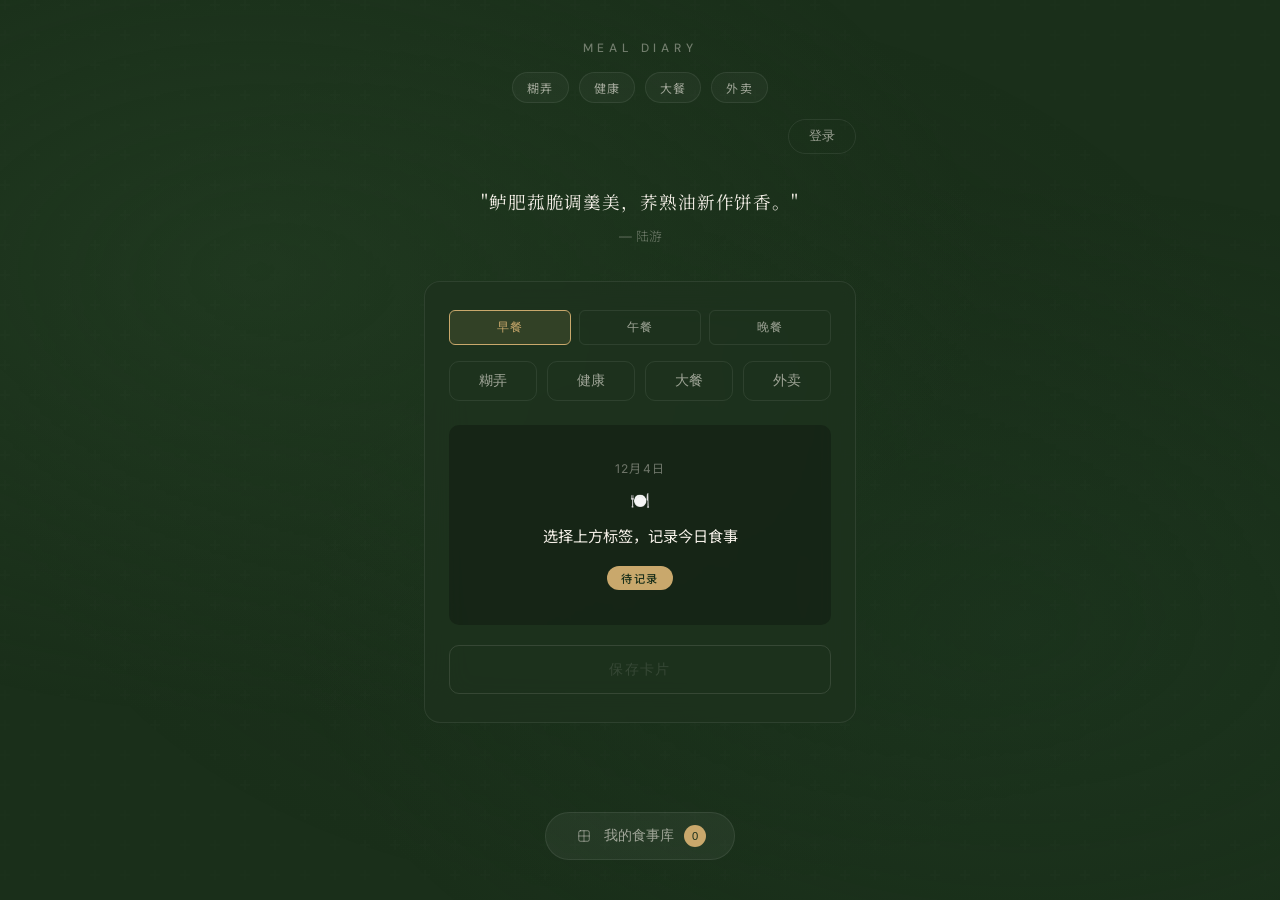
<file: index.html>
<!DOCTYPE html>
<html lang="zh-CN">
<head>
    <meta charset="UTF-8">
    <meta name="viewport" content="width=device-width, initial-scale=1.0">
    <title>今天有在好好吃饭吗</title>
    <link rel="preconnect" href="https://fonts.googleapis.com">
    <link rel="preconnect" href="https://fonts.gstatic.com" crossorigin>
    <link href="https://fonts.googleapis.com/css2?family=DM+Sans:wght@400;500&family=Inter:wght@300;400;500&family=Noto+Sans+SC:wght@300;400;500&family=Noto+Serif+SC:wght@400&display=swap" rel="stylesheet">
    <link rel="stylesheet" href="styles.css">
    <script src="https://html2canvas.hertzen.com/dist/html2canvas.min.js"></script>
</head>
<body>
    <div class="bg-overlay"></div>
    <div class="container">
        <header class="header">
            <div class="brand">MEAL DIARY</div>
            <div class="top-tags">
                <span class="top-tag">糊弄</span>
                <span class="top-tag">健康</span>
                <span class="top-tag">大餐</span>
                <span class="top-tag">外卖</span>
            </div>
            <div class="user-section">
                <div class="user-info" id="userInfo" style="display: none;">
                    <span class="user-name" id="userName">用户</span>
                    <div class="user-avatar-mini" id="userAvatar">游</div>
                    <button class="logout-btn" id="logoutBtn" title="退出登录">
                        <svg width="16" height="16" viewBox="0 0 24 24" fill="none" stroke="currentColor" stroke-width="2">
                            <path d="M9 21H5a2 2 0 0 1-2-2V5a2 2 0 0 1 2-2h4"/>
                            <polyline points="16 17 21 12 16 7"/>
                            <line x1="21" y1="12" x2="9" y2="12"/>
                        </svg>
                    </button>
                </div>
                <button class="login-btn" id="loginBtn">登录</button>
            </div>
        </header>

        <section class="quote-section">
            <p class="quote">"好好吃饭，就是好好生活。"</p>
            <p class="quote-author">— 今天</p>
        </section>

        <div class="main-card">
            <div class="meal-row">
                <button class="meal-btn active" data-meal="breakfast">早餐</button>
                <button class="meal-btn" data-meal="lunch">午餐</button>
                <button class="meal-btn" data-meal="dinner">晚餐</button>
            </div>

            <div class="tag-row">
                <button class="tag-btn" data-tag="hudun">糊弄</button>
                <button class="tag-btn" data-tag="health">健康</button>
                <button class="tag-btn" data-tag="feast">大餐</button>
                <button class="tag-btn" data-tag="takeout">外卖</button>
            </div>

            <div id="food-selection" class="food-selection" style="display: none;">
                <div class="section-title">今天吃了什么？</div>
                <div class="food-grid" id="food-grid"></div>
                <div class="food-custom">
                    <label class="upload-btn">
                        <input type="file" id="food-upload" accept="image/*" style="display: none;">
                        <span class="upload-icon">📷</span>
                        <span>上传自己的照片</span>
                    </label>
                </div>
            </div>

            <div id="custom-input" class="custom-input" style="display: none;">
                <div class="section-title">记录一下今天吧</div>
                <textarea id="custom-text" placeholder="吃了什么？味道怎么样？有什么想记录的..." rows="3"></textarea>
                <button id="confirm-text" class="confirm-btn">确认记录</button>
            </div>

            <div id="meal-card" class="card-preview">
                <div class="preview-date" id="card-date"></div>
                <div class="preview-icon" id="card-icon">🍽️</div>
                <div class="preview-text" id="card-text">选择上方标签，记录今日食事</div>
                <div class="preview-label" id="card-label">待记录</div>
            </div>

            <button id="save-btn" class="save-btn" disabled>保存卡片</button>
        </div>

        <section class="bottom-section">
            <button id="weekly-btn" class="library-btn">
                <span class="library-icon"><svg viewBox="0 0 48 48" fill="none" stroke="currentColor" stroke-width="2" stroke-linecap="round"><rect x="10" y="10" width="28" height="28" rx="4"/><line x1="10" y1="24" x2="38" y2="24"/><line x1="24" y1="10" x2="24" y2="38"/></svg></span>
                <span>我的食事库</span>
                <span class="library-count" id="meal-count">0</span>
            </button>
            <button id="admin-btn" class="library-btn admin-btn" style="display: none;">
                <span class="library-icon"><svg viewBox="0 0 48 48" fill="none" stroke="currentColor" stroke-width="2"><path d="M24 4L6 12v12c0 11.1 7.7 21.5 18 24 10.3-2.5 18-12.9 18-24V12L24 4z"/></svg></span>
                <span>管理后台</span>
            </button>
        </section>
    </div>

    <div id="weekly-modal" class="modal" style="display: none;">
        <div class="modal-content">
            <div class="modal-header">
                <h2>本周食事</h2>
                <button class="close-btn">&times;</button>
            </div>
            <div class="weekly-grid" id="weekly-grid"></div>
            <div class="weekly-summary" id="weekly-summary"></div>
        </div>
    </div>

    <script src="localstorage.js"></script>
    <script src="app.js"></script>
    <script>
        function updateUserUI() {
            const user = LocalStorageManager.getUser();
            const loginBtn = document.getElementById('loginBtn');
            const userInfo = document.getElementById('userInfo');
            const userName = document.getElementById('userName');
            const userAvatar = document.getElementById('userAvatar');
            const adminBtn = document.getElementById('admin-btn');
            
            if (user && LocalStorageManager.isLoggedIn()) {
                loginBtn.style.display = 'none';
                userInfo.style.display = 'flex';
                
                if (user.isGuest) {
                    userName.textContent = '游客';
                    userAvatar.textContent = '游';
                } else {
                    userName.textContent = user.displayName || '用户';
                    userAvatar.textContent = (user.displayName || '用').charAt(0);
                }
                
                const isAdmin = LocalStorageManager.checkAdmin(user.uid);
                adminBtn.style.display = isAdmin ? 'flex' : 'none';
            } else {
                loginBtn.style.display = 'block';
                userInfo.style.display = 'none';
                adminBtn.style.display = 'none';
            }
        }
        
        document.getElementById('loginBtn').addEventListener('click', () => {
            window.location.href = 'login.html';
        });
        
        document.getElementById('logoutBtn').addEventListener('click', () => {
            LocalStorageManager.logout();
            updateUserUI();
            showToast('已退出登录');
        });
        
        document.getElementById('admin-btn').addEventListener('click', () => {
            window.location.href = 'admin.html';
        });
        
        document.addEventListener('DOMContentLoaded', () => {
            setTimeout(updateUserUI, 100);
        });
        
        window.addEventListener('storage', (e) => {
            if (e.key === 'currentUser') {
                updateUserUI();
            }
        });
    </script>
</body>
</html>
</file>
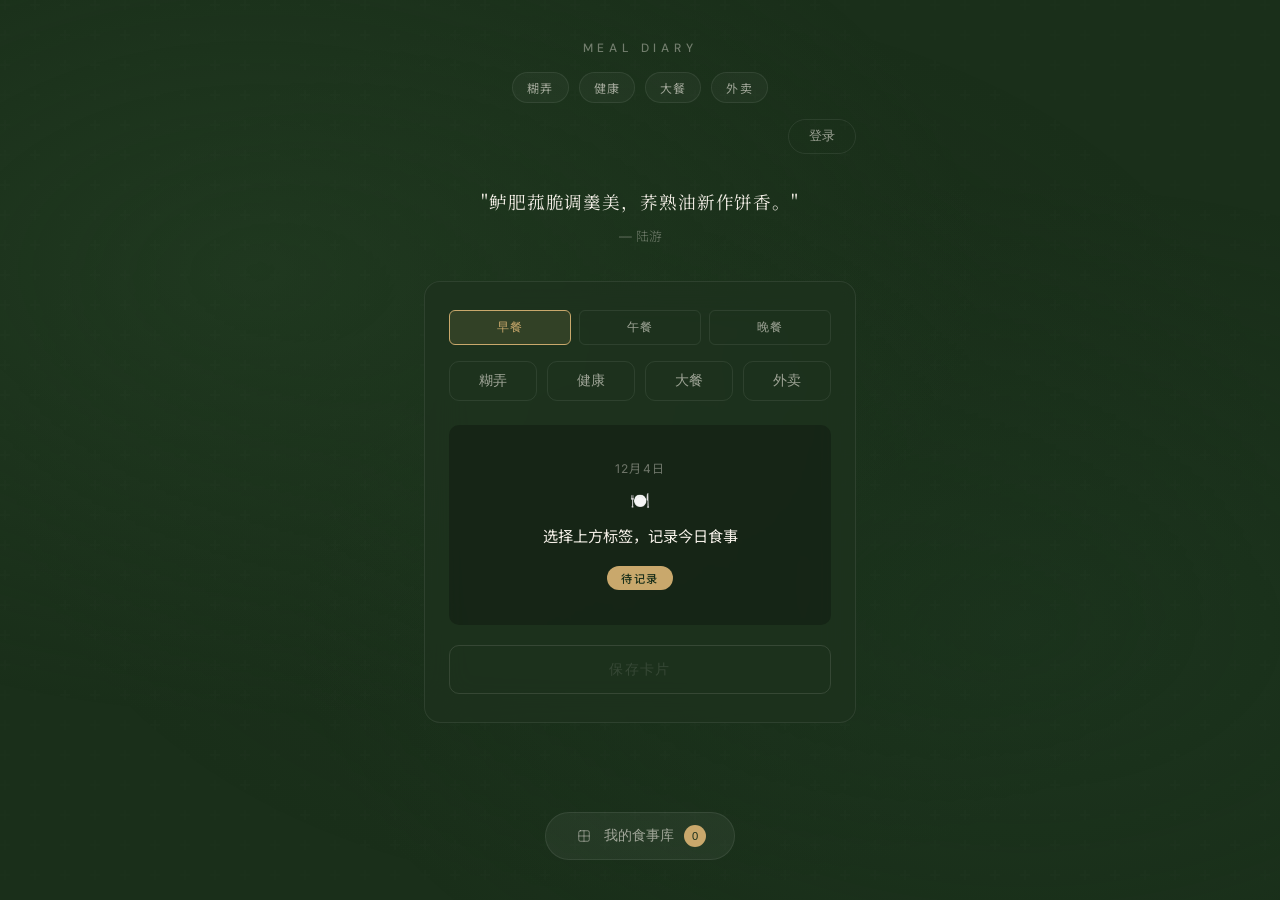
<file: admin.html>
<!DOCTYPE html>
<html lang="zh-CN">
<head>
    <meta charset="UTF-8">
    <meta name="viewport" content="width=device-width, initial-scale=1.0">
    <title>食事本 - 管理后台</title>
    <link href="https://fonts.googleapis.com/css2?family=Noto+Sans+SC:wght@300;400;500;700&display=swap" rel="stylesheet">
    <style>
        * { margin: 0; padding: 0; box-sizing: border-box; }
        
        :root {
            --bg-dark: #1a2f1a;
            --bg-darker: #0f1f0f;
            --bg-card: #233d23;
            --accent-gold: #c9a86c;
            --accent-gold-light: #e0c090;
            --text-primary: #f5f0e8;
            --text-secondary: rgba(245, 240, 232, 0.6);
            --text-muted: rgba(245, 240, 232, 0.4);
            --card-border: rgba(255, 255, 255, 0.08);
        }
        
        body {
            font-family: 'Noto Sans SC', -apple-system, sans-serif;
            background: var(--bg-dark);
            color: var(--text-primary);
            min-height: 100vh;
        }
        
        .admin-container {
            max-width: 1200px;
            margin: 0 auto;
            padding: 24px;
        }
        
        .admin-header {
            display: flex;
            justify-content: space-between;
            align-items: center;
            margin-bottom: 32px;
            padding-bottom: 24px;
            border-bottom: 1px solid var(--card-border);
        }
        
        .admin-header h1 {
            font-size: 1.8rem;
            font-weight: 300;
            letter-spacing: 0.2em;
        }
        
        .admin-header .actions {
            display: flex;
            gap: 16px;
        }
        
        .btn {
            padding: 10px 20px;
            border-radius: 8px;
            font-size: 0.9rem;
            cursor: pointer;
            transition: all 0.2s;
            font-family: inherit;
            border: none;
        }
        
        .btn-primary {
            background: var(--accent-gold);
            color: var(--bg-dark);
            font-weight: 500;
        }
        
        .btn-primary:hover {
            background: var(--accent-gold-light);
        }
        
        .btn-outline {
            background: transparent;
            border: 1px solid var(--card-border);
            color: var(--text-secondary);
        }
        
        .btn-outline:hover {
            border-color: var(--accent-gold);
            color: var(--accent-gold);
        }
        
        .btn-danger {
            background: rgba(255, 107, 107, 0.1);
            border: 1px solid rgba(255, 107, 107, 0.3);
            color: #ff6b6b;
        }
        
        .btn-danger:hover {
            background: rgba(255, 107, 107, 0.2);
        }
        
        /* 统计卡片 */
        .stats-grid {
            display: grid;
            grid-template-columns: repeat(auto-fit, minmax(200px, 1fr));
            gap: 20px;
            margin-bottom: 32px;
        }
        
        .stat-card {
            background: var(--bg-card);
            border: 1px solid var(--card-border);
            border-radius: 16px;
            padding: 24px;
            text-align: center;
        }
        
        .stat-card .stat-value {
            font-size: 2rem;
            font-weight: 500;
            color: var(--accent-gold);
            margin-bottom: 8px;
        }
        
        .stat-card .stat-label {
            font-size: 0.9rem;
            color: var(--text-secondary);
        }
        
        /* 主要内容区 */
        .main-content {
            display: grid;
            grid-template-columns: 1fr 350px;
            gap: 24px;
            margin-bottom: 32px;
        }
        
        @media (max-width: 768px) {
            .main-content {
                grid-template-columns: 1fr;
            }
        }
        
        .panel {
            background: var(--bg-card);
            border: 1px solid var(--card-border);
            border-radius: 16px;
            padding: 24px;
        }
        
        .panel-header {
            display: flex;
            justify-content: space-between;
            align-items: center;
            margin-bottom: 20px;
        }
        
        .panel-header h3 {
            font-size: 1.1rem;
            font-weight: 500;
        }
        
        /* 分类分布 */
        .category-item {
            display: flex;
            align-items: center;
            gap: 16px;
            margin-bottom: 16px;
        }
        
        .category-icon {
            width: 40px;
            height: 40px;
            border-radius: 10px;
            display: flex;
            align-items: center;
            justify-content: center;
            font-size: 1.2rem;
        }
        
        .category-info {
            flex: 1;
        }
        
        .category-name {
            font-size: 0.9rem;
            margin-bottom: 4px;
        }
        
        .category-bar {
            height: 6px;
            background: rgba(255, 255, 255, 0.1);
            border-radius: 3px;
            overflow: hidden;
        }
        
        .category-fill {
            height: 100%;
            background: var(--accent-gold);
            border-radius: 3px;
            transition: width 0.3s ease;
        }
        
        .category-stats {
            text-align: right;
        }
        
        .category-count {
            font-weight: 500;
        }
        
        .category-percent {
            font-size: 0.75rem;
            color: var(--text-muted);
        }
        
        /* 活动记录 */
        .activity-list {
            display: flex;
            flex-direction: column;
            gap: 16px;
        }
        
        .activity-item {
            display: flex;
            align-items: center;
            gap: 12px;
        }
        
        .user-avatar {
            width: 36px;
            height: 36px;
            border-radius: 50%;
            background: var(--accent-gold);
            color: var(--bg-dark);
            display: flex;
            align-items: center;
            justify-content: center;
            font-size: 0.8rem;
            font-weight: 500;
        }
        
        .activity-icon {
            width: 36px;
            height: 36px;
            border-radius: 10px;
            display: flex;
            align-items: center;
            justify-content: center;
            font-size: 1rem;
        }
        
        .activity-info {
            flex: 1;
            min-width: 0;
        }
        
        .activity-text {
            font-size: 0.9rem;
            white-space: nowrap;
            overflow: hidden;
            text-overflow: ellipsis;
        }
        
        .activity-time {
            font-size: 0.75rem;
            color: var(--text-muted);
        }
        
        /* 表格 */
        .table-container {
            overflow-x: auto;
        }
        
        table {
            width: 100%;
            border-collapse: collapse;
        }
        
        th, td {
            padding: 12px;
            text-align: left;
            border-bottom: 1px solid var(--card-border);
        }
        
        th {
            font-weight: 500;
            color: var(--text-secondary);
            font-size: 0.85rem;
        }
        
        td {
            font-size: 0.9rem;
        }
        
        .user-cell {
            display: flex;
            align-items: center;
            gap: 10px;
        }
        
        .badge {
            display: inline-block;
            padding: 4px 12px;
            border-radius: 20px;
            font-size: 0.75rem;
            font-weight: 500;
        }
        
        .badge-info {
            background: rgba(201, 168, 108, 0.15);
            color: var(--accent-gold);
        }
        
        .badge-success {
            background: rgba(81, 207, 102, 0.15);
            color: #51cf66;
        }
        
        .badge-warning {
            background: rgba(255, 193, 7, 0.15);
            color: #ffc107;
        }
        
        .badge-secondary {
            background: rgba(255, 255, 255, 0.1);
            color: var(--text-muted);
        }
        
        /* 搜索框 */
        .search-box {
            padding: 10px 16px;
            background: rgba(255, 255, 255, 0.05);
            border: 1px solid var(--card-border);
            border-radius: 8px;
            color: var(--text-primary);
            font-size: 0.9rem;
            font-family: inherit;
            margin-bottom: 16px;
            width: 100%;
        }
        
        .search-box:focus {
            outline: none;
            border-color: var(--accent-gold);
        }
        
        .search-box::placeholder {
            color: var(--text-muted);
        }
        
        /* 分页 */
        .pagination {
            display: flex;
            justify-content: center;
            gap: 8px;
            margin-top: 20px;
        }
        
        .page-btn {
            width: 36px;
            height: 36px;
            border-radius: 8px;
            border: 1px solid var(--card-border);
            background: transparent;
            color: var(--text-secondary);
            cursor: pointer;
            transition: all 0.2s;
        }
        
        .page-btn:hover:not(.active) {
            border-color: var(--accent-gold);
            color: var(--accent-gold);
        }
        
        .page-btn.active {
            background: var(--accent-gold);
            border-color: var(--accent-gold);
            color: var(--bg-dark);
        }
        
        .page-btn:disabled {
            opacity: 0.3;
            cursor: not-allowed;
        }
        
        /* Toast */
        .toast {
            position: fixed;
            bottom: 40px;
            left: 50%;
            transform: translateX(-50%) translateY(20px);
            background: var(--accent-gold);
            color: var(--bg-dark);
            padding: 14px 28px;
            border-radius: 30px;
            font-size: 0.9rem;
            opacity: 0;
            transition: all 0.3s ease;
            z-index: 2000;
        }
        
        .toast.show {
            opacity: 1;
            transform: translateX(-50%) translateY(0);
        }
        
        .tab-header {
            display: flex;
            gap: 8px;
            margin-bottom: 20px;
        }
        
        .tab-btn {
            padding: 8px 16px;
            background: transparent;
            border: 1px solid var(--card-border);
            border-radius: 8px;
            color: var(--text-secondary);
            font-size: 0.9rem;
            cursor: pointer;
            transition: all 0.2s;
        }
        
        .tab-btn.active {
            background: var(--accent-gold);
            border-color: var(--accent-gold);
            color: var(--bg-dark);
        }
    </style>
</head>
<body>
    <div class="admin-container">
        <header class="admin-header">
            <h1>管理后台</h1>
            <div class="actions">
                <button class="btn btn-outline" onclick="loadDashboardData()">刷新数据</button>
                <button class="btn btn-danger" onclick="logout()">退出登录</button>
            </div>
        </header>
        
        <!-- 统计卡片 -->
        <div class="stats-grid">
            <div class="stat-card">
                <div class="stat-value" id="totalUsers">0</div>
                <div class="stat-label">总用户数</div>
            </div>
            <div class="stat-card">
                <div class="stat-value" id="totalRecords">0</div>
                <div class="stat-label">总记录数</div>
            </div>
            <div class="stat-card">
                <div class="stat-value" id="todayRecords">0</div>
                <div class="stat-label">今日记录</div>
            </div>
            <div class="stat-card">
                <div class="stat-value" id="activeUsers">0</div>
                <div class="stat-label">今日活跃</div>
            </div>
        </div>
        
        <!-- 主要内容区 -->
        <div class="main-content">
            <!-- 分类分布 -->
            <div class="panel">
                <div class="panel-header">
                    <h3>记录类型分布</h3>
                </div>
                
                <div class="category-bar-item">
                    <div class="category-row">
                        <span>糊弄</span>
                        <div class="bar-container">
                            <div class="bar-fill" id="hudunBar"></div>
                        </div>
                        <span id="hudunCount">0</span>
                        <span id="hudunPercent">0%</span>
                    </div>
                    
                    <div class="category-row">
                        <span>健康</span>
                        <div class="bar-container">
                            <div class="bar-fill" id="healthBar"></div>
                        </div>
                        <span id="healthCount">0</span>
                        <span id="healthPercent">0%</span>
                    </div>
                    
                    <div class="category-row">
                        <span>大餐</span>
                        <div class="bar-container">
                            <div class="bar-fill" id="feastBar"></div>
                        </div>
                        <span id="feastCount">0</span>
                        <span id="feastPercent">0%</span>
                    </div>
                    
                    <div class="category-row">
                        <span>外卖</span>
                        <div class="bar-container">
                            <div class="bar-fill" id="takeoutBar"></div>
                        </div>
                        <span id="takeoutCount">0</span>
                        <span id="takeoutPercent">0%</span>
                    </div>
                </div>
            </div>
            
            <!-- 登录方式分布 -->
            <div class="panel">
                <div class="panel-header">
                    <h3>登录方式分布</h3>
                </div>
                <div id="loginMethods"></div>
            </div>
        </div>
        
        <!-- 活动记录 -->
        <div class="main-content">
            <!-- 最近用户 -->
            <div class="panel">
                <div class="panel-header">
                    <h3>最近注册用户</h3>
                </div>
                <div class="activity-list" id="recentUsers"></div>
            </div>
            
            <!-- 最近记录 -->
            <div class="panel">
                <div class="panel-header">
                    <h3>最近记录</h3>
                </div>
                <div class="activity-list" id="recentMeals"></div>
            </div>
        </div>
        
        <!-- 用户列表 -->
        <div class="panel">
            <div class="panel-header">
                <h3>用户列表</h3>
                <button class="btn btn-outline" onclick="exportUsers()">导出 CSV</button>
            </div>
            <input type="text" class="search-box" id="userSearch" placeholder="搜索用户..." oninput="filterUsers()">
            <div class="table-container">
                <table>
                    <thead>
                        <tr>
                            <th>用户</th>
                            <th>登录方式</th>
                            <th>记录数</th>
                            <th>注册时间</th>
                            <th>操作</th>
                        </tr>
                    </thead>
                    <tbody id="usersTableBody"></tbody>
                </table>
            </div>
            <div class="pagination" id="usersPagination"></div>
        </div>
        
        <!-- 记录列表 -->
        <div class="panel">
            <div class="panel-header">
                <h3>记录列表</h3>
                <button class="btn btn-outline" onclick="exportRecords()">导出 CSV</button>
            </div>
            <input type="text" class="search-box" id="recordSearch" placeholder="搜索记录..." oninput="filterRecords()">
            <div class="table-container">
                <table>
                    <thead>
                        <tr>
                            <th>日期</th>
                            <th>餐次</th>
                            <th>类型</th>
                            <th>内容</th>
                            <th>用户</th>
                            <th>操作</th>
                        </tr>
                    </thead>
                    <tbody id="recordsTableBody"></tbody>
                </table>
            </div>
            <div class="pagination" id="recordsPagination"></div>
        </div>
    </div>
    
    <div class="toast" id="toast"></div>
    
    <script src="localstorage.js"></script>
    
    <script>
        let allUsers = [];
        let allRecords = [];
        let currentUserPage = 1;
        let currentRecordPage = 1;
        const pageSize = 10;
        
        function showToast(msg) {
            const toast = document.getElementById('toast');
            toast.textContent = msg;
            toast.classList.add('show');
            setTimeout(() => toast.classList.remove('show'), 2500);
        }
        
        // 检查权限并加载数据
        document.addEventListener('DOMContentLoaded', () => {
            const user = LocalStorageManager.getUser();
            if (!user || !LocalStorageManager.checkAdmin(user.uid)) {
                showToast('无管理员权限');
                setTimeout(() => window.location.href = 'index.html', 1500);
                return;
            }
            loadDashboardData();
            loadRecentUsers();
            loadRecentMeals();
            loadLoginMethods();
            loadUsers();
            loadRecords();
        });
        
        // 加载仪表盘数据
        async function loadDashboardData() {
            const stats = LocalStorageManager.getStats();
            const categoryStats = LocalStorageManager.getCategoryStats();
            
            document.getElementById('totalUsers').textContent = stats.totalUsers;
            document.getElementById('totalRecords').textContent = stats.totalRecords;
            document.getElementById('todayRecords').textContent = stats.todayRecords;
            document.getElementById('activeUsers').textContent = stats.activeUsers;
            
            const total = stats.totalRecords || 1;
            const categories = ['hudun', 'health', 'feast', 'takeout'];
            
            categories.forEach(cat => {
                const count = categoryStats[cat];
                const percent = Math.round((count / total) * 100);
                document.getElementById(`${cat}Count`).textContent = count;
                document.getElementById(`${cat}Percent`).textContent = `${percent}%`;
                document.getElementById(`${cat}Bar`).style.width = `${percent}%`;
            });
        }
        
        // 加载最近用户
        function loadRecentUsers() {
            const users = LocalStorageManager.getAllUsers();
            const recent = users.slice(-5).reverse();
            
            const container = document.getElementById('recentUsers');
            
            if (recent.length === 0) {
                container.innerHTML = '<p style="color: var(--text-muted); text-align: center; padding: 20px;">暂无数据</p>';
                return;
            }
            
            let html = '';
            recent.forEach(user => {
                const displayName = user.displayName || '用户' + user.uid.slice(-4);
                const time = formatTime(user.createdAt);
                
                html += `
                    <div class="activity-item">
                        <div class="user-avatar">${(displayName || '用户').slice(0, 1)}</div>
                        <div class="activity-info">
                            <div class="activity-text">${displayName}</div>
                            <div class="activity-time">${time}</div>
                        </div>
                    </div>
                `;
            });
            
            container.innerHTML = html;
        }
        
        // 加载最近记录
        function loadRecentMeals() {
            const meals = LocalStorageManager.getAllMeals();
            const recent = meals.slice(-5).reverse();
            
            const container = document.getElementById('recentMeals');
            
            if (recent.length === 0) {
                container.innerHTML = '<p style="color: var(--text-muted); text-align: center; padding: 20px;">暂无数据</p>';
                return;
            }
            
            let html = '';
            recent.forEach(meal => {
                const time = formatTime(meal.timestamp);
                const tagName = { hudun: '糊弄', health: '健康', feast: '大餐', takeout: '外卖' }[meal.tag] || '未知';
                const mealType = { breakfast: '早餐', lunch: '午餐', dinner: '晚餐' }[meal.mealType] || '';
                
                html += `
                    <div class="activity-item">
                        <div class="activity-icon" style="background: rgba(201, 168, 108, 0.2);">🍽️</div>
                        <div class="activity-info">
                            <div class="activity-text">${mealType} ${tagName}</div>
                            <div class="activity-time">${time}</div>
                        </div>
                    </div>
                `;
            });
            
            container.innerHTML = html;
        }
        
        // 加载登录方式分布
        function loadLoginMethods() {
            const users = LocalStorageManager.getAllUsers();
            
            let phone = 0, guest = 0;
            
            users.forEach(user => {
                if (user.phone) phone++;
                else if (user.isGuest) guest++;
            });
            
            const total = users.length || 1;
            
            const html = `
                <div class="category-item">
                    <div class="category-icon" style="background: rgba(201, 168, 108, 0.2);">📞</div>
                    <div class="category-info">
                        <div class="category-name">手机登录</div>
                        <div class="category-bar">
                            <div class="category-fill" style="width: ${Math.round(phone/total*100)}%"></div>
                        </div>
                    </div>
                    <div class="category-stats">
                        <div class="category-count">${phone}</div>
                        <div class="category-percent">${Math.round(phone/total*100)}%</div>
                    </div>
                </div>
                
                <div class="category-item">
                    <div class="category-icon" style="background: rgba(255, 255, 255, 0.1);">👤</div>
                    <div class="category-info">
                        <div class="category-name">游客</div>
                        <div class="category-bar">
                            <div class="category-fill" style="background: var(--text-muted); width: ${Math.round(guest/total*100)}%"></div>
                        </div>
                    </div>
                    <div class="category-stats">
                        <div class="category-count">${guest}</div>
                        <div class="category-percent">${Math.round(guest/total*100)}%</div>
                    </div>
                </div>
            `;
            
            document.getElementById('loginMethods').innerHTML = html;
        }
        
        // 加载用户列表
        function loadUsers() {
            allUsers = LocalStorageManager.getAllUsers();
            renderUsers();
        }
        
        // 渲染用户列表
        function renderUsers() {
            const filtered = filterUsersList();
            const start = (currentUserPage - 1) * pageSize;
            const pageUsers = filtered.slice(start, start + pageSize);
            
            const tbody = document.getElementById('usersTableBody');
            
            if (pageUsers.length === 0) {
                tbody.innerHTML = '<tr><td colspan="6" style="text-align: center; padding: 40px; color: var(--text-muted);">暂无用户数据</td></tr>';
                return;
            }
            
            let html = '';
            pageUsers.forEach(user => {
                const loginType = user.phone ? '手机登录' : (user.isGuest ? '游客' : '未知');
                const loginBadge = user.phone ? 'badge-info' : (user.isGuest ? 'badge-warning' : 'badge-secondary');
                
                const recordsCount = allRecords.filter(r => r.userId === user.uid).length;
                const firstRecord = user.createdAt ? formatDate(user.createdAt) : '-';
                
                html += `
                    <tr>
                        <td>
                            <div class="user-cell">
                                <div class="user-avatar">${(user.displayName || '用户').slice(0, 1)}</div>
                                <div>
                                    <div style="font-weight: 500;">${user.displayName}</div>
                                    <div style="font-size: 0.8rem; color: var(--text-muted);">${user.uid.slice(0, 8)}...</div>
                                </div>
                            </div>
                        </td>
                        <td><span class="badge ${loginBadge}">${loginType}</span></td>
                        <td>${recordsCount}</td>
                        <td>${firstRecord}</td>
                        <td>
                            <button class="btn btn-outline" style="padding: 6px 12px; font-size: 0.8rem;" onclick="viewUserMeals('${user.uid}')">查看记录</button>
                        </td>
                    </tr>
                `;
            });
            
            tbody.innerHTML = html;
            renderPagination('usersPagination', Math.ceil(filtered.length / pageSize), currentUserPage, (page) => {
                currentUserPage = page;
                renderUsers();
            });
        }
        
        function filterUsers() {
            currentUserPage = 1;
            renderUsers();
        }
        
        function filterUsersList() {
            const search = document.getElementById('userSearch').value.toLowerCase();
            if (!search) return allUsers;
            return allUsers.filter(u => 
                (u.displayName || '').toLowerCase().includes(search) ||
                (u.phone || '').includes(search)
            );
        }
        
        // 加载记录列表
        function loadRecords() {
            allRecords = LocalStorageManager.getAllMeals();
            renderRecords();
        }
        
        // 渲染记录列表
        function renderRecords(filteredRecords) {
            const records = filteredRecords || allRecords;
            const start = (currentRecordPage - 1) * pageSize;
            const pageRecords = records.slice(start, start + pageSize);
            
            const tbody = document.getElementById('recordsTableBody');
            
            if (pageRecords.length === 0) {
                tbody.innerHTML = '<tr><td colspan="6" style="text-align: center; padding: 40px; color: var(--text-muted);">暂无记录数据</td></tr>';
                return;
            }
            
            let html = '';
            pageRecords.forEach(record => {
                const tagName = { hudun: '糊弄', health: '健康', feast: '大餐', takeout: '外卖' }[record.tag] || '未知';
                const mealType = { breakfast: '早餐', lunch: '午餐', dinner: '晚餐' }[record.mealType] || '';
                const user = allUsers.find(u => u.uid === record.userId);
                const userName = user ? user.displayName : '未知';
                
                html += `
                    <tr>
                        <td>${record.date || formatDate(record.timestamp)}</td>
                        <td>${mealType}</td>
                        <td><span class="badge badge-info">${tagName}</span></td>
                        <td style="max-width: 200px; overflow: hidden; text-overflow: ellipsis; white-space: nowrap;">${record.text || '-'}</td>
                        <td>${userName}</td>
                        <td>
                            <button class="btn btn-outline" style="padding: 6px 12px; font-size: 0.8rem;" onclick="deleteRecord('${record.id}')">删除</button>
                        </td>
                    </tr>
                `;
            });
            
            tbody.innerHTML = html;
            renderPagination('recordsPagination', Math.ceil(records.length / pageSize), currentRecordPage, (page) => {
                currentRecordPage = page;
                renderRecords(filteredRecords);
            });
        }
        
        // 搜索记录
        function filterRecords() {
            const search = document.getElementById('recordSearch').value.toLowerCase();
            currentRecordPage = 1;
            
            if (!search) {
                renderRecords();
                return;
            }
            
            const filtered = allRecords.filter(r => 
                (r.text || '').toLowerCase().includes(search) ||
                (r.date || '').includes(search)
            );
            
            renderRecords(filtered);
        }
        
        // 查看用户记录
        function viewUserMeals(userId) {
            currentRecordPage = 1;
            const filtered = allRecords.filter(r => r.userId === userId);
            if (filtered.length === 0) {
                showToast('该用户暂无记录');
                return;
            }
            
            const start = 0;
            const pageRecords = filtered.slice(start, start + pageSize);
            
            const tbody = document.getElementById('recordsTableBody');
            let html = `<tr><td colspan="6" style="background: rgba(201, 168, 108, 0.1); text-align: left;"><strong>筛选结果：</strong> ${filtered.length} 条记录 <button onclick="loadRecords();" style="margin-left: 20px; padding: 4px 12px; background: transparent; border: 1px solid var(--accent-gold); color: var(--accent-gold); border-radius: 4px; cursor: pointer;">清除筛选</button></td></tr>`;
            
            pageRecords.forEach(record => {
                const tagName = { hudun: '糊弄', health: '健康', feast: '大餐', takeout: '外卖' }[record.tag] || '未知';
                const mealType = { breakfast: '早餐', lunch: '午餐', dinner: '晚餐' }[record.mealType] || '';
                
                html += `
                    <tr>
                        <td>${record.date || formatDate(record.timestamp)}</td>
                        <td>${mealType}</td>
                        <td><span class="badge badge-info">${tagName}</span></td>
                        <td style="max-width: 200px; overflow: hidden; text-overflow: ellipsis; white-space: nowrap;">${record.text || '-'}</td>
                        <td>该用户</td>
                        <td>
                            <button class="btn btn-outline" style="padding: 6px 12px; font-size: 0.8rem;" onclick="deleteRecord('${record.id}')">删除</button>
                        </td>
                    </tr>
                `;
            });
            
            tbody.innerHTML = html;
        }
        
        // 删除记录
        function deleteRecord(recordId) {
            if (!confirm('确定要删除这条记录吗？')) return;
            
            LocalStorageManager.deleteMeal(recordId);
            showToast('删除成功');
            loadRecords();
            loadDashboardData();
        }
        
        // 导出用户
        function exportUsers() {
            const users = LocalStorageManager.getAllUsers();
            const csv = [
                ['用户ID', '昵称', '登录方式', '注册时间'].join(','),
                ...users.map(u => [
                    u.uid,
                    u.displayName || '',
                    u.phone ? '手机登录' : '游客',
                    u.createdAt ? formatDate(u.createdAt) : ''
                ].join(','))
            ].join('\n');
            
            downloadFile(csv, 'users.csv', 'text/csv');
            showToast('导出成功');
        }
        
        // 导出记录
        function exportRecords() {
            const meals = LocalStorageManager.getAllMeals();
            const csv = [
                ['日期', '餐次', '类型', '内容', '用户ID'].join(','),
                ...meals.map(r => [
                    r.date || '',
                    { breakfast: '早餐', lunch: '午餐', dinner: '晚餐' }[r.mealType] || '',
                    { hudun: '糊弄', health: '健康', feast: '大餐', takeout: '外卖' }[r.tag] || '',
                    (r.text || '').replace(/,/g, '，'),
                    r.userId || ''
                ].join(','))
            ].join('\n');
            
            downloadFile(csv, 'meals.csv', 'text/csv');
            showToast('导出成功');
        }
        
        function downloadFile(content, filename, type) {
            const blob = new Blob([content], { type });
            const url = URL.createObjectURL(blob);
            const a = document.createElement('a');
            a.href = url;
            a.download = filename;
            a.click();
            URL.revokeObjectURL(url);
        }
        
        // 工具函数
        function formatTime(dateStr) {
            if (!dateStr) return '-';
            const date = new Date(dateStr);
            const now = new Date();
            const diff = now - date;
            
            if (diff < 60000) return '刚刚';
            if (diff < 3600000) return `${Math.floor(diff/60000)}分钟前`;
            if (diff < 86400000) return `${Math.floor(diff/3600000)}小时前`;
            if (diff < 604800000) return `${Math.floor(diff/86400000)}天前`;
            return formatDate(dateStr);
        }
        
        function formatDate(dateStr) {
            if (!dateStr) return '-';
            const d = new Date(dateStr);
            return `${d.getMonth()+1}/${d.getDate()}`;
        }
        
        function renderPagination(containerId, totalPages, currentPage, onPageChange) {
            const container = document.getElementById(containerId);
            
            if (totalPages <= 1) {
                container.innerHTML = '';
                return;
            }
            
            let html = '';
            
            // 上一页
            html += `<button class="page-btn" ${currentPage === 1 ? 'disabled' : ''} onclick="onPageChange(${currentPage - 1})">←</button>`;
            
            // 页码
            for (let i = 1; i <= totalPages; i++) {
                if (i === currentPage) {
                    html += `<button class="page-btn active">${i}</button>`;
                } else {
                    html += `<button class="page-btn" onclick="onPageChange(${i})">${i}</button>`;
                }
            }
            
            // 下一页
            html += `<button class="page-btn" ${currentPage === totalPages ? 'disabled' : ''} onclick="onPageChange(${currentPage + 1})">→</button>`;
            
            container.innerHTML = html;
        }
        
        // 退出登录
        function logout() {
            LocalStorageManager.logout();
            window.location.href = 'login.html';
        }
    </script>
    
    <style>
        .category-row {
            display: flex;
            align-items: center;
            gap: 12px;
            margin-bottom: 12px;
        }
        
        .category-row span:first-child {
            width: 40px;
            font-size: 0.9rem;
        }
        
        .bar-container {
            flex: 1;
            height: 8px;
            background: rgba(255, 255, 255, 0.1);
            border-radius: 4px;
            overflow: hidden;
        }
        
        .bar-fill {
            height: 100%;
            background: var(--accent-gold);
            border-radius: 4px;
            transition: width 0.3s ease;
        }
        
        .category-row span:nth-child(3) {
            width: 30px;
            text-align: right;
            font-weight: 500;
        }
        
        .category-row span:nth-child(4) {
            width: 45px;
            text-align: right;
            font-size: 0.8rem;
            color: var(--text-muted);
        }
    </style>
</body>
</html>
</file>
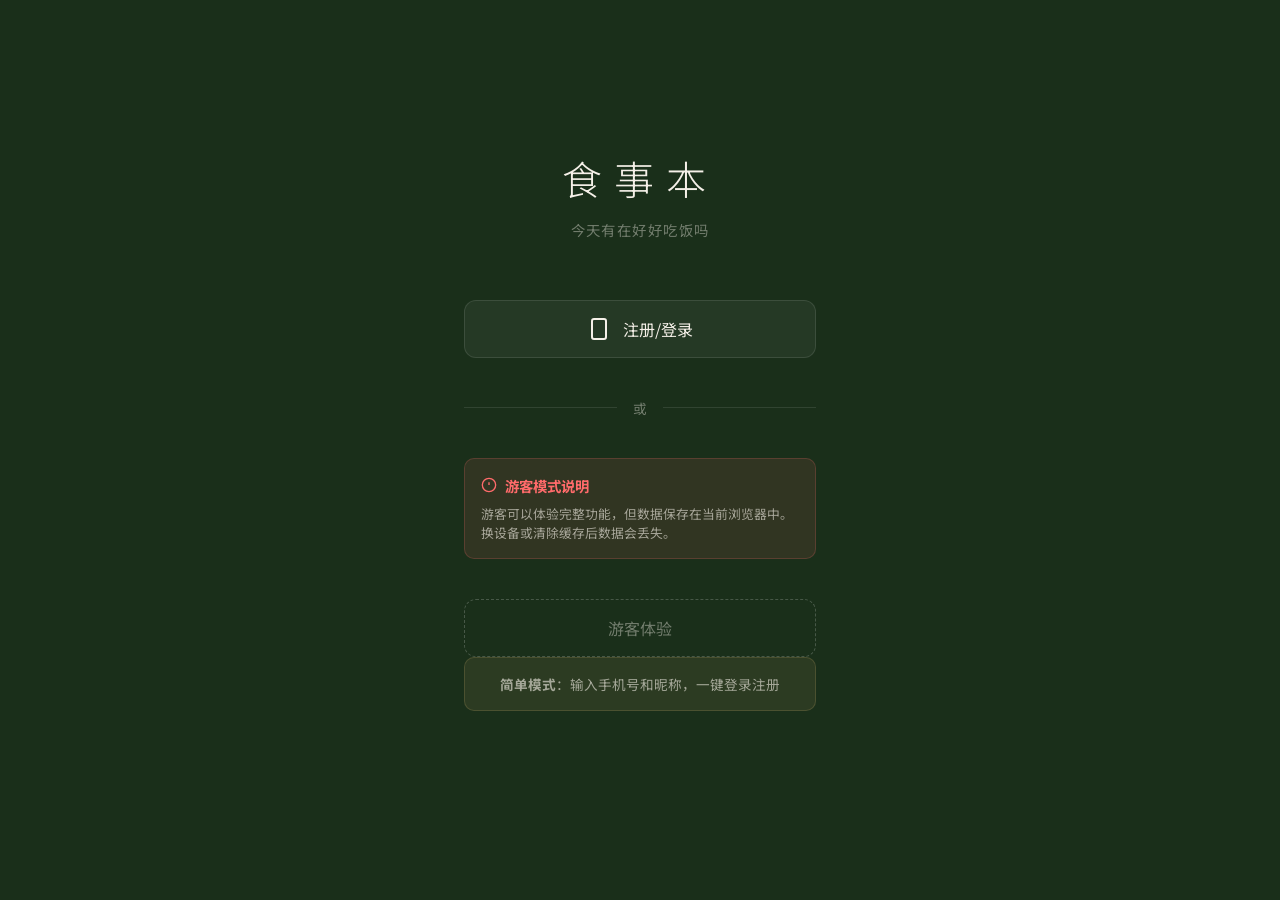
<file: login.html>
<!DOCTYPE html>
<html lang="zh-CN">
<head>
    <meta charset="UTF-8">
    <meta name="viewport" content="width=device-width, initial-scale=1.0">
    <title>食事本 - 登录</title>
    <link href="https://fonts.googleapis.com/css2?family=Noto+Sans+SC:wght@300;400;500;700&display=swap" rel="stylesheet">
    <style>
        * { margin: 0; padding: 0; box-sizing: border-box; }
        
        :root {
            --bg-dark: #1a2f1a;
            --bg-darker: #0f1f0f;
            --accent-gold: #c9a86c;
            --accent-gold-light: #e0c090;
            --text-primary: #f5f0e8;
            --text-secondary: rgba(245, 240, 232, 0.6);
            --text-muted: rgba(245, 240, 232, 0.4);
        }
        
        body {
            font-family: 'Noto Sans SC', -apple-system, sans-serif;
            background: var(--bg-dark);
            color: var(--text-primary);
            min-height: 100vh;
            display: flex;
            align-items: center;
            justify-content: center;
        }
        
        .login-container {
            width: 100%;
            max-width: 400px;
            padding: 40px 24px;
            text-align: center;
        }
        
        .logo {
            margin-bottom: 60px;
        }
        
        .logo h1 {
            font-size: 2.5rem;
            font-weight: 300;
            letter-spacing: 0.3em;
            color: var(--text-primary);
            margin-bottom: 12px;
        }
        
        .logo p {
            font-size: 0.9rem;
            color: var(--text-muted);
            letter-spacing: 0.1em;
        }
        
        .login-section {
            margin-bottom: 40px;
        }
        
        .login-section h2 {
            font-size: 1.2rem;
            font-weight: 400;
            color: var(--text-secondary);
            margin-bottom: 30px;
        }
        
        .login-buttons {
            display: flex;
            flex-direction: column;
            gap: 16px;
        }
        
        .login-btn {
            width: 100%;
            padding: 16px 24px;
            border-radius: 12px;
            font-size: 1rem;
            cursor: pointer;
            transition: all 0.3s ease;
            display: flex;
            align-items: center;
            justify-content: center;
            gap: 12px;
            font-family: inherit;
        }
        
        .login-btn.primary {
            background: var(--accent-gold);
            border: none;
            color: var(--bg-dark);
            font-weight: 500;
        }
        
        .login-btn.primary:hover {
            background: var(--accent-gold-light);
            transform: translateY(-2px);
            box-shadow: 0 8px 24px rgba(201, 168, 108, 0.3);
        }
        
        .login-btn.phone {
            background: rgba(255, 255, 255, 0.05);
            border: 1px solid rgba(255, 255, 255, 0.1);
            color: var(--text-primary);
        }
        
        .login-btn.phone:hover {
            border-color: var(--accent-gold);
            color: var(--accent-gold);
        }
        
        .login-btn.guest {
            background: transparent;
            border: 1px dashed rgba(255, 255, 255, 0.2);
            color: var(--text-muted);
        }
        
        .login-btn.guest:hover {
            border-color: var(--text-secondary);
            color: var(--text-secondary);
        }
        
        .login-btn svg {
            width: 24px;
            height: 24px;
        }
        
        .divider {
            display: flex;
            align-items: center;
            margin: 24px 0;
            color: var(--text-muted);
            font-size: 0.85rem;
        }
        
        .divider::before,
        .divider::after {
            content: '';
            flex: 1;
            height: 1px;
            background: rgba(255, 255, 255, 0.1);
        }
        
        .divider span {
            padding: 0 16px;
        }
        
        .modal {
            display: none;
            position: fixed;
            top: 0;
            left: 0;
            width: 100%;
            height: 100%;
            background: rgba(15, 31, 15, 0.95);
            z-index: 1000;
            align-items: center;
            justify-content: center;
            padding: 24px;
        }
        
        .modal.active {
            display: flex;
        }
        
        .modal-content {
            background: rgba(30, 50, 30, 0.95);
            border: 1px solid rgba(255, 255, 255, 0.1);
            border-radius: 16px;
            padding: 32px 24px;
            width: 100%;
            max-width: 400px;
            backdrop-filter: blur(20px);
        }
        
        .modal-header {
            display: flex;
            justify-content: space-between;
            align-items: center;
            margin-bottom: 24px;
        }
        
        .modal-header h3 {
            font-size: 1.2rem;
            font-weight: 500;
        }
        
        .close-btn {
            background: none;
            border: none;
            color: var(--text-muted);
            font-size: 1.5rem;
            cursor: pointer;
            width: 32px;
            height: 32px;
            display: flex;
            align-items: center;
            justify-content: center;
            border-radius: 50%;
            transition: all 0.2s;
        }
        
        .close-btn:hover {
            color: var(--text-primary);
            background: rgba(255, 255, 255, 0.05);
        }
        
        .form-group {
            margin-bottom: 20px;
        }
        
        .form-group label {
            display: block;
            font-size: 0.85rem;
            color: var(--text-secondary);
            margin-bottom: 8px;
            text-align: left;
        }
        
        .form-group input {
            width: 100%;
            padding: 14px 16px;
            background: rgba(255, 255, 255, 0.05);
            border: 1px solid rgba(255, 255, 255, 0.1);
            border-radius: 10px;
            color: var(--text-primary);
            font-size: 1rem;
            font-family: inherit;
            transition: all 0.2s;
        }
        
        .form-group input:focus {
            outline: none;
            border-color: var(--accent-gold);
            background: rgba(201, 168, 108, 0.05);
        }
        
        .form-group input::placeholder {
            color: var(--text-muted);
        }
        
        .submit-btn {
            width: 100%;
            padding: 16px;
            background: var(--accent-gold);
            border: none;
            border-radius: 10px;
            color: var(--bg-dark);
            font-size: 1rem;
            font-weight: 500;
            cursor: pointer;
            transition: all 0.3s;
            font-family: inherit;
        }
        
        .submit-btn:hover {
            background: var(--accent-gold-light);
            transform: translateY(-2px);
        }
        
        .submit-btn:disabled {
            opacity: 0.5;
            cursor: not-allowed;
            transform: none;
        }
        
        .error-msg {
            color: #ff6b6b;
            font-size: 0.85rem;
            margin-top: 12px;
            text-align: left;
        }
        
        .success-msg {
            color: #51cf66;
            font-size: 0.85rem;
            margin-top: 12px;
            text-align: left;
        }
        
        .toast {
            position: fixed;
            bottom: 40px;
            left: 50%;
            transform: translateX(-50%) translateY(20px);
            background: var(--accent-gold);
            color: var(--bg-dark);
            padding: 14px 28px;
            border-radius: 30px;
            font-size: 0.9rem;
            opacity: 0;
            transition: all 0.3s ease;
            z-index: 2000;
        }
        
        .toast.show {
            opacity: 1;
            transform: translateX(-50%) translateY(0);
        }
        
        .guest-warning {
            background: rgba(255, 107, 107, 0.1);
            border: 1px solid rgba(255, 107, 107, 0.2);
            border-radius: 10px;
            padding: 16px;
            margin-bottom: 24px;
            text-align: left;
        }
        
        .guest-warning h4 {
            color: #ff6b6b;
            font-size: 0.9rem;
            margin-bottom: 8px;
            display: flex;
            align-items: center;
            gap: 8px;
        }
        
        .guest-warning p {
            font-size: 0.8rem;
            color: var(--text-secondary);
            line-height: 1.5;
        }
        
        .loading {
            display: inline-block;
            width: 20px;
            height: 20px;
            border: 2px solid transparent;
            border-top-color: currentColor;
            border-radius: 50%;
            animation: spin 0.8s linear infinite;
        }
        
        @keyframes spin {
            to { transform: rotate(360deg); }
        }
        
        .demo-hint {
            background: rgba(201, 168, 108, 0.1);
            border: 1px solid rgba(201, 168, 108, 0.2);
            border-radius: 10px;
            padding: 16px;
            margin-bottom: 24px;
            font-size: 0.85rem;
            color: var(--text-secondary);
        }
    </style>
</head>
<body>
    <div class="login-container">
        <div class="logo">
            <h1>食事本</h1>
            <p>今天有在好好吃饭吗</p>
        </div>

        <div class="login-section">
            <div class="login-buttons">
                <button class="login-btn phone" id="phoneLogin">
                    <svg viewBox="0 0 24 24" fill="none" stroke="currentColor" stroke-width="2">
                        <rect x="5" y="2" width="14" height="20" rx="2" ry="2"/>
                        <line x1="12" y1="18" x2="12.01" y2="18"/>
                    </svg>
                    注册/登录
                </button>

                <div class="divider"><span>或</span></div>

                <div class="guest-warning">
                    <h4>
                        <svg width="16" height="16" viewBox="0 0 24 24" fill="none" stroke="currentColor" stroke-width="2">
                            <circle cx="12" cy="12" r="10"/>
                            <line x1="12" y1="8" x2="12" y2="12"/>
                            <line x1="12" y1="16" x2="12.01" y2="16"/>
                        </svg>
                        游客模式说明
                    </h4>
                    <p>游客可以体验完整功能，但数据保存在当前浏览器中。换设备或清除缓存后数据会丢失。</p>
                </div>

                <button class="login-btn guest" id="guestLogin">
                    游客体验
                </button>
            </div>

            <div class="demo-hint">
                <strong>简单模式</strong>：输入手机号和昵称，一键登录注册
            </div>
        </div>
    </div>

    <div class="modal" id="phoneModal">
        <div class="modal-content">
            <div class="modal-header">
                <h3>快速登录</h3>
                <button class="close-btn" onclick="closePhoneModal()">&times;</button>
            </div>

            <form id="phoneForm">
                <div class="form-group">
                    <label>手机号</label>
                    <input type="tel" id="phoneNumber" placeholder="请输入手机号（用于标识用户）" maxlength="11">
                </div>

                <div class="form-group">
                    <label>昵称（可选）</label>
                    <input type="text" id="nickname" placeholder="起个好听的名字吧" maxlength="20">
                </div>

                <button type="submit" class="submit-btn" id="phoneSubmitBtn">立即登录</button>
                <p class="error-msg" id="phoneError"></p>
                <p class="success-msg" id="phoneSuccess"></p>
            </form>
        </div>
    </div>

    <div class="toast" id="toast"></div>

    <script src="localstorage.js"></script>

    <script>
        function showToast(msg) {
            const toast = document.getElementById('toast');
            toast.textContent = msg;
            toast.classList.add('show');
            setTimeout(() => toast.classList.remove('show'), 2500);
        }

        document.getElementById('phoneLogin').addEventListener('click', () => {
            document.getElementById('phoneModal').classList.add('active');
        });

        function closePhoneModal() {
            document.getElementById('phoneModal').classList.remove('active');
            document.getElementById('phoneForm').reset();
            document.getElementById('phoneError').textContent = '';
            document.getElementById('phoneSuccess').textContent = '';
        }

        document.getElementById('phoneForm').addEventListener('submit', (e) => {
            e.preventDefault();
            
            const phone = document.getElementById('phoneNumber').value.trim();
            const nickname = document.getElementById('nickname').value.trim() || '用户' + phone.slice(-4);
            const btn = document.getElementById('phoneSubmitBtn');
            
            if (!phone || !/^1[3-9]\d{9}$/.test(phone)) {
                document.getElementById('phoneError').textContent = '请输入正确的手机号';
                return;
            }
            
            btn.disabled = true;
            btn.innerHTML = '<span class="loading"></span> 登录中...';
            document.getElementById('phoneError').textContent = '';
            
            try {
                const result = LocalStorageManager.registerUser(phone, nickname);
                
                if (result.success) {
                    const msg = result.isNew ? '注册成功！' : '欢迎回来！';
                    showToast(msg);
                    setTimeout(() => {
                        window.location.href = 'index.html';
                    }, 800);
                    
                    closePhoneModal();
                }
            } catch (error) {
                console.error('登录失败:', error);
                btn.disabled = false;
                btn.textContent = '立即登录';
                document.getElementById('phoneError').textContent = '登录失败，请重试';
            }
        });

        document.getElementById('guestLogin').addEventListener('click', () => {
            LocalStorageManager.createGuestUser();
            showToast('即将以游客模式进入...');
            setTimeout(() => {
                window.location.href = 'index.html';
            }, 1000);
        });
    </script>
</body>
</html>
</file>
<file: styles.css>
/* ===== 深绿自然系设计 ===== */
:root {
    --bg-dark: #1a2f1a;
    --bg-darker: #0f1f0f;
    --card-bg: rgba(30, 50, 30, 0.75);
    --card-border: rgba(255, 255, 255, 0.08);
    --accent-gold: #c9a86c;
    --accent-gold-light: #e0c090;
    --text-primary: #f5f0e8;
    --text-secondary: rgba(245, 240, 232, 0.6);
    --text-muted: rgba(245, 240, 232, 0.4);
    --radius: 16px;
    --radius-sm: 10px;
    --radius-xs: 6px;
}

* { margin: 0; padding: 0; box-sizing: border-box; }

/* ===== 页面加载入场动画 ===== */
.header,
.quote-section,
.main-card,
.bottom-section {
    opacity: 0;
    transform: translateY(16px);
    animation: pageIn 0.6s ease forwards;
}
.header { animation-delay: 0.1s; }
.quote-section { animation-delay: 0.25s; }
.main-card { animation-delay: 0.4s; }
.bottom-section { animation-delay: 0.55s; }

@keyframes pageIn {
    to { opacity: 1; transform: translateY(0); }
}

body {
    font-family: 'Inter', 'Noto Sans SC', -apple-system, sans-serif;
    background: var(--bg-dark);
    color: var(--text-primary);
    min-height: 100vh;
    position: relative;
    overflow-x: hidden;
}

.bg-overlay {
    position: fixed;
    top: 0; left: 0; width: 100%; height: 100%;
    background: 
        radial-gradient(ellipse at 20% 30%, rgba(40, 70, 40, 0.4) 0%, transparent 50%),
        radial-gradient(ellipse at 80% 70%, rgba(30, 60, 35, 0.3) 0%, transparent 50%),
        radial-gradient(ellipse at 50% 50%, rgba(25, 45, 25, 0.2) 0%, transparent 70%);
    pointer-events: none;
    z-index: 0;
}

.bg-overlay::before {
    content: '';
    position: absolute;
    top: 0; left: 0; right: 0; bottom: 0;
    background-image: url("data:image/svg+xml,%3Csvg width='60' height='60' viewBox='0 0 60 60' xmlns='http://www.w3.org/2000/svg'%3E%3Cg fill='none' fill-rule='evenodd'%3E%3Cg fill='%23ffffff' fill-opacity='0.015'%3E%3Cpath d='M36 34v-4h-2v4h-4v2h4v4h2v-4h4v-2h-4zm0-30V0h-2v4h-4v2h4v4h2V6h4V4h-4zM6 34v-4H4v4H0v2h4v4h2v-4h4v-2H6zM6 4V0H4v4H0v2h4v4h2V6h4V4H6z'/%3E%3C/g%3E%3C/g%3E%3C/svg%3E");
    opacity: 0.5;
}

.container {
    position: relative;
    z-index: 1;
    max-width: 480px;
    margin: 0 auto;
    padding: 40px 24px;
    min-height: 100vh;
    display: flex;
    flex-direction: column;
}

/* ===== 顶部标题 ===== */
.header { text-align: center; margin-bottom: 32px; }

.brand {
    font-family: 'DM Sans', 'Inter', sans-serif;
    font-size: 0.75rem;
    letter-spacing: 0.4em;
    color: var(--text-muted);
    margin-bottom: 16px;
    text-transform: uppercase;
    font-weight: 500;
}

.top-tags {
    display: flex;
    justify-content: center;
    gap: 10px;
    flex-wrap: wrap;
}

.top-tag {
    padding: 6px 14px;
    border: 1px solid var(--card-border);
    border-radius: 20px;
    font-size: 0.75rem;
    color: var(--text-secondary);
    background: rgba(255, 255, 255, 0.03);
    letter-spacing: 0.1em;
}

/* ===== 用户区域 ===== */
.user-section {
    display: flex;
    align-items: center;
    justify-content: flex-end;
    gap: 12px;
    margin-top: 16px;
}

.user-info {
    display: flex;
    align-items: center;
    gap: 10px;
    padding: 6px 12px 6px 6px;
    background: rgba(255, 255, 255, 0.05);
    border: 1px solid var(--card-border);
    border-radius: 24px;
    animation: fadeIn 0.3s ease;
}

@keyframes fadeIn {
    from { opacity: 0; transform: translateX(10px); }
    to { opacity: 1; transform: translateX(0); }
}

.user-name {
    font-size: 0.8rem;
    color: var(--text-secondary);
}

.user-avatar-mini {
    width: 28px;
    height: 28px;
    border-radius: 50%;
    background: var(--accent-gold);
    color: var(--bg-dark);
    display: flex;
    align-items: center;
    justify-content: center;
    font-size: 0.75rem;
    font-weight: 600;
}

.logout-btn {
    background: none;
    border: none;
    color: var(--text-muted);
    cursor: pointer;
    padding: 4px;
    display: flex;
    align-items: center;
    justify-content: center;
    border-radius: 50%;
    transition: all 0.2s ease;
}

.logout-btn:hover {
    color: var(--accent-gold);
    background: rgba(201, 168, 108, 0.1);
}

.login-btn {
    padding: 8px 20px;
    background: transparent;
    border: 1px solid var(--card-border);
    border-radius: 20px;
    color: var(--text-secondary);
    font-size: 0.8rem;
    cursor: pointer;
    transition: all 0.25s ease;
}

.login-btn:hover {
    border-color: var(--accent-gold);
    color: var(--accent-gold);
    background: rgba(201, 168, 108, 0.08);
}

/* ===== 每日一句 ===== */
.quote-section { text-align: center; margin-bottom: 36px; }

.quote {
    font-family: 'Noto Serif SC', 'STSong', serif;
    font-size: 1.1rem;
    color: var(--text-primary);
    line-height: 1.8;
    letter-spacing: 0.05em;
    margin-bottom: 8px;
}

.quote-author { font-size: 0.8rem; color: var(--text-muted); font-weight: 300; }

/* ===== 主卡片 ===== */
.main-card {
    background: var(--card-bg);
    border: 1px solid var(--card-border);
    border-radius: var(--radius);
    padding: 28px 24px;
    backdrop-filter: blur(20px);
    -webkit-backdrop-filter: blur(20px);
    margin-bottom: 32px;
}

/* 三餐选择 */
.meal-row {
    display: flex;
    justify-content: center;
    gap: 8px;
    margin-bottom: 16px;
}

.meal-btn {
    flex: 1;
    padding: 8px 6px;
    background: transparent;
    border: 1px solid var(--card-border);
    border-radius: var(--radius-xs);
    color: var(--text-secondary);
    font-size: 0.75rem;
    cursor: pointer;
    transition: all 0.25s ease;
    font-weight: 400;
    letter-spacing: 0.05em;
}

.meal-btn:hover {
    border-color: rgba(201, 168, 108, 0.5);
    color: var(--accent-gold);
}

.meal-btn.active {
    border-color: var(--accent-gold);
    background: rgba(201, 168, 108, 0.12);
    color: var(--accent-gold);
}

/* 标签选择 */
.tag-row {
    display: flex;
    justify-content: center;
    gap: 10px;
    margin-bottom: 24px;
}

.tag-btn {
    flex: 1;
    padding: 10px 8px;
    background: transparent;
    border: 1px solid var(--card-border);
    border-radius: var(--radius-sm);
    color: var(--text-secondary);
    font-size: 0.85rem;
    cursor: pointer;
    transition: all 0.3s cubic-bezier(0.34, 1.56, 0.64, 1);
    font-weight: 400;
    position: relative;
    overflow: hidden;
}

.tag-btn:hover {
    border-color: var(--accent-gold);
    color: var(--accent-gold);
    background: rgba(201, 168, 108, 0.08);
    transform: translateY(-1px);
}

.tag-btn.selected {
    border-color: var(--accent-gold);
    background: rgba(201, 168, 108, 0.15);
    color: var(--accent-gold);
    transform: scale(1.04);
    box-shadow: 0 0 16px rgba(201, 168, 108, 0.15);
}

/* ===== 食物图标选择区 ===== */
.food-selection {
    margin-bottom: 20px;
    padding: 20px;
    background: rgba(0, 0, 0, 0.2);
    border-radius: var(--radius-sm);
    animation: fadeIn 0.3s ease;
}

@keyframes fadeIn {
    from { opacity: 0; transform: translateY(-10px); }
    to { opacity: 1; transform: translateY(0); }
}

.section-title {
    font-size: 0.85rem;
    color: var(--text-secondary);
    margin-bottom: 16px;
    text-align: center;
    letter-spacing: 0.1em;
}

.food-grid {
    display: grid;
    grid-template-columns: repeat(5, 1fr);
    gap: 10px;
    margin-bottom: 16px;
}

.food-item {
    display: flex;
    flex-direction: column;
    align-items: center;
    justify-content: center;
    padding: 8px 4px;
    background: rgba(255, 255, 255, 0.05);
    border: 1px solid var(--card-border);
    border-radius: var(--radius-xs);
    cursor: pointer;
    transition: all 0.25s cubic-bezier(0.34, 1.56, 0.64, 1);
}

.food-item svg {
    width: 32px;
    height: 32px;
    color: var(--text-secondary);
    transition: color 0.25s ease;
}

.food-item .food-label {
    font-size: 0.65rem;
    color: var(--text-muted);
    margin-top: 4px;
    transition: color 0.25s ease;
}

.food-item:hover {
    background: rgba(201, 168, 108, 0.1);
    border-color: var(--accent-gold);
    transform: scale(1.08);
}

.food-item:hover svg {
    color: var(--accent-gold);
}

.food-item:hover .food-label {
    color: var(--text-secondary);
}

.food-item.selected {
    background: rgba(201, 168, 108, 0.2);
    border-color: var(--accent-gold);
    box-shadow: 0 0 0 2px rgba(201, 168, 108, 0.3);
    transform: scale(1.1);
    animation: foodPop 0.35s cubic-bezier(0.34, 1.56, 0.64, 1);
}

.food-item.selected svg {
    color: var(--accent-gold);
}

.food-item.selected .food-label {
    color: var(--accent-gold);
}

@keyframes foodPop {
    0% { transform: scale(0.85); }
    50% { transform: scale(1.15); }
    100% { transform: scale(1.1); }
}

.food-custom { text-align: center; }

.upload-btn {
    display: inline-flex;
    align-items: center;
    gap: 8px;
    padding: 10px 20px;
    background: rgba(255, 255, 255, 0.05);
    border: 1px dashed var(--card-border);
    border-radius: var(--radius-sm);
    color: var(--text-secondary);
    font-size: 0.8rem;
    cursor: pointer;
    transition: all 0.25s ease;
}

.upload-btn:hover {
    border-color: var(--accent-gold);
    color: var(--accent-gold);
    background: rgba(201, 168, 108, 0.08);
}

.upload-icon { font-size: 1rem; }

/* ===== 自定义输入区 ===== */
.custom-input {
    margin-bottom: 20px;
    padding: 20px;
    background: rgba(0, 0, 0, 0.2);
    border-radius: var(--radius-sm);
    animation: fadeIn 0.3s ease;
}

.custom-input textarea {
    width: 100%;
    padding: 14px;
    background: rgba(255, 255, 255, 0.05);
    border: 1px solid var(--card-border);
    border-radius: var(--radius-xs);
    color: var(--text-primary);
    font-size: 0.9rem;
    line-height: 1.6;
    resize: vertical;
    min-height: 80px;
    font-family: inherit;
    margin-bottom: 12px;
}

.custom-input textarea::placeholder { color: var(--text-muted); }
.custom-input textarea:focus { outline: none; border-color: var(--accent-gold); }

.confirm-btn {
    width: 100%;
    padding: 12px;
    background: var(--accent-gold);
    border: none;
    border-radius: var(--radius-xs);
    color: var(--bg-dark);
    font-size: 0.9rem;
    cursor: pointer;
    transition: all 0.3s ease;
    font-weight: 500;
    letter-spacing: 0.1em;
    position: relative;
    overflow: hidden;
}

.confirm-btn:hover {
    background: var(--accent-gold-light);
    transform: translateY(-1px);
    box-shadow: 0 4px 12px rgba(201, 168, 108, 0.3);
}

.confirm-btn:active {
    transform: translateY(0) scale(0.98);
}

.confirm-btn.success {
    background: #5a9a6a;
    color: #fff;
}

/* ===== 卡片预览 ===== */
.card-preview {
    background: rgba(0, 0, 0, 0.25);
    border-radius: var(--radius-sm);
    padding: 32px 24px;
    text-align: center;
    margin-bottom: 20px;
    min-height: 200px;
    display: flex;
    flex-direction: column;
    align-items: center;
    justify-content: center;
    gap: 16px;
}

.preview-date { font-size: 0.75rem; color: var(--text-muted); letter-spacing: 0.1em; }

.preview-icon {
    line-height: 1;
}

.preview-icon svg {
    width: 64px;
    height: 64px;
    color: var(--accent-gold);
}

.preview-icon.anim-in {
    animation: iconBounce 0.5s cubic-bezier(0.34, 1.56, 0.64, 1);
}

.preview-icon.anim-in svg {
    animation: iconBounce 0.5s cubic-bezier(0.34, 1.56, 0.64, 1);
}

.preview-icon img {
    width: 80px;
    height: 80px;
    object-fit: cover;
    border-radius: 50%;
}

.preview-icon img.anim-in {
    animation: iconBounce 0.5s cubic-bezier(0.34, 1.56, 0.64, 1);
}

@keyframes iconBounce {
    0% { opacity: 0; transform: scale(0.5) rotate(-8deg); }
    60% { transform: scale(1.1) rotate(2deg); }
    100% { opacity: 1; transform: scale(1) rotate(0); }
}

/* 多选图标容器 */
.multi-icon {
    display: flex;
    align-items: center;
    justify-content: center;
    gap: 8px;
}

.multi-icon-item {
    opacity: 0;
    transform: scale(0.6) translateY(8px);
}

.multi-icon-item svg {
    width: 44px;
    height: 44px;
    color: var(--accent-gold);
}

.multi-icon-item.anim-in {
    animation: multiIconIn 0.4s cubic-bezier(0.34, 1.56, 0.64, 1) forwards;
}

@keyframes multiIconIn {
    0% { opacity: 0; transform: scale(0.6) translateY(8px); }
    100% { opacity: 1; transform: scale(1) translateY(0); }
}

@keyframes bounceIn {
    from { opacity: 0; transform: scale(0.8); }
    to { opacity: 1; transform: scale(1); }
}

.preview-text { font-size: 0.95rem; color: var(--text-primary); line-height: 1.7; max-width: 280px; transition: opacity 0.3s ease; }
.preview-text.empty { color: var(--text-muted); font-size: 0.85rem; }

.preview-text.anim-in {
    animation: textFadeIn 0.4s ease 0.15s both;
}

@keyframes textFadeIn {
    from { opacity: 0; transform: translateY(6px); }
    to { opacity: 1; transform: translateY(0); }
}

.preview-label {
    display: inline-block;
    padding: 4px 14px;
    background: var(--accent-gold);
    color: var(--bg-dark);
    border-radius: 20px;
    font-size: 0.7rem;
    letter-spacing: 0.15em;
    text-transform: uppercase;
    font-weight: 500;
    transition: all 0.3s ease;
}

.preview-label.anim-in {
    animation: labelSlideIn 0.4s cubic-bezier(0.34, 1.56, 0.64, 1) 0.25s both;
}

@keyframes labelSlideIn {
    from { opacity: 0; transform: translateY(8px) scale(0.8); }
    to { opacity: 1; transform: translateY(0) scale(1); }
}

/* ===== 保存按钮 ===== */
.save-btn {
    width: 100%;
    padding: 14px;
    background: transparent;
    border: 1px solid var(--accent-gold);
    border-radius: var(--radius-sm);
    color: var(--accent-gold);
    font-size: 0.9rem;
    cursor: pointer;
    transition: all 0.3s ease;
    letter-spacing: 0.1em;
    font-weight: 400;
}

.save-btn:hover:not(:disabled) {
    background: var(--accent-gold);
    color: var(--bg-dark);
    transform: translateY(-1px);
    box-shadow: 0 4px 16px rgba(201, 168, 108, 0.25);
}

.save-btn:active:not(:disabled) {
    transform: translateY(0) scale(0.98);
}

.save-btn:disabled { opacity: 0.3; border-color: var(--text-muted); color: var(--text-muted); cursor: not-allowed; }

/* ===== 底部入口 ===== */
.bottom-section { text-align: center; margin-top: auto; }

.library-btn {
    display: inline-flex;
    align-items: center;
    gap: 10px;
    padding: 12px 28px;
    background: rgba(255, 255, 255, 0.05);
    border: 1px solid var(--card-border);
    border-radius: 30px;
    color: var(--text-secondary);
    font-size: 0.85rem;
    cursor: pointer;
    transition: all 0.25s ease;
    font-weight: 400;
}

.library-btn:hover {
    border-color: var(--accent-gold);
    color: var(--accent-gold);
    background: rgba(201, 168, 108, 0.08);
}

.library-icon {
    width: 20px;
    height: 20px;
    display: flex;
    align-items: center;
    justify-content: center;
}

.library-icon svg {
    width: 18px;
    height: 18px;
}

.admin-btn {
    background: rgba(255, 107, 107, 0.08);
    border-color: rgba(255, 107, 107, 0.2);
    color: #ff6b6b;
}

.admin-btn:hover {
    background: rgba(255, 107, 107, 0.15);
    border-color: rgba(255, 107, 107, 0.4);
    color: #ff6b6b;
}

.library-count {
    display: inline-flex;
    align-items: center;
    justify-content: center;
    min-width: 22px;
    height: 22px;
    background: var(--accent-gold);
    color: var(--bg-dark);
    border-radius: 50%;
    font-size: 0.7rem;
    font-weight: 500;
    padding: 0 6px;
}

/* ===== 弹窗 ===== */
.modal {
    position: fixed;
    top: 0; left: 0; width: 100%; height: 100%;
    background: rgba(15, 31, 15, 0.92);
    display: flex;
    justify-content: center;
    align-items: center;
    z-index: 1000;
    backdrop-filter: blur(8px);
    -webkit-backdrop-filter: blur(8px);
}

.modal-content {
    background: var(--card-bg);
    border: 1px solid var(--card-border);
    border-radius: var(--radius);
    padding: 28px 20px;
    max-width: 440px;
    width: 90%;
    max-height: 85vh;
    overflow-y: auto;
    backdrop-filter: blur(20px);
    -webkit-backdrop-filter: blur(20px);
    animation: modalIn 0.3s ease;
}

@keyframes modalIn {
    from { opacity: 0; transform: translateY(20px); }
    to { opacity: 1; transform: translateY(0); }
}

.modal-header {
    display: flex;
    justify-content: space-between;
    align-items: center;
    margin-bottom: 24px;
}

.modal-header h2 {
    font-family: 'DM Sans', 'Noto Sans SC', sans-serif;
    font-size: 1.1rem;
    font-weight: 500;
    color: var(--text-primary);
    letter-spacing: 0.1em;
}

.close-btn {
    background: none;
    border: none;
    font-size: 1.5rem;
    color: var(--text-muted);
    cursor: pointer;
    width: 32px; height: 32px;
    display: flex;
    align-items: center;
    justify-content: center;
    border-radius: 50%;
    transition: all 0.2s ease;
}

.close-btn:hover { color: var(--text-primary); background: rgba(255, 255, 255, 0.05); }

/* ===== 本周食事网格 ===== */
.weekly-grid {
    display: grid;
    grid-template-columns: repeat(7, 1fr);
    gap: 6px;
    margin-bottom: 24px;
}

.weekly-day {
    background: rgba(0, 0, 0, 0.2);
    border-radius: var(--radius-xs);
    padding: 8px 4px;
    text-align: center;
    min-height: 96px;
    display: flex;
    flex-direction: column;
    align-items: center;
    justify-content: center;
    gap: 3px;
    transition: all 0.25s ease;
    opacity: 0;
    transform: translateY(10px);
    animation: weekDayIn 0.35s ease forwards;
}

.weekly-day:nth-child(1) { animation-delay: 0.05s; }
.weekly-day:nth-child(2) { animation-delay: 0.1s; }
.weekly-day:nth-child(3) { animation-delay: 0.15s; }
.weekly-day:nth-child(4) { animation-delay: 0.2s; }
.weekly-day:nth-child(5) { animation-delay: 0.25s; }
.weekly-day:nth-child(6) { animation-delay: 0.3s; }
.weekly-day:nth-child(7) { animation-delay: 0.35s; }

@keyframes weekDayIn {
    to { opacity: 1; transform: translateY(0); }
}

.weekly-day:not(.empty) {
    cursor: pointer;
}
.weekly-day:not(.empty):hover {
    background: rgba(201, 168, 108, 0.12);
    transform: scale(1.03);
}

/* ===== 单日详情弹窗 ===== */
.day-detail-modal {
    display: none;
    position: fixed;
    top: 0;
    left: 0;
    width: 100%;
    height: 100%;
    z-index: 2500;
    align-items: center;
    justify-content: center;
    padding: 20px;
}

.day-detail-overlay {
    position: absolute;
    top: 0;
    left: 0;
    width: 100%;
    height: 100%;
    background: rgba(15, 31, 15, 0.8);
    backdrop-filter: blur(4px);
}

.day-detail-content {
    position: relative;
    background: var(--bg-dark);
    border: 1px solid var(--card-border);
    border-radius: var(--radius-md);
    padding: 24px;
    width: 100%;
    max-width: 420px;
    max-height: 80vh;
    overflow-y: auto;
    animation: slideUp 0.3s ease;
}

@keyframes slideUp {
    from {
        opacity: 0;
        transform: translateY(20px);
    }
    to {
        opacity: 1;
        transform: translateY(0);
    }
}

.day-detail-header {
    display: flex;
    align-items: center;
    justify-content: space-between;
    margin-bottom: 24px;
    padding-bottom: 16px;
    border-bottom: 1px solid var(--card-border);
}

.day-detail-title {
    font-size: 1.2rem;
    font-weight: 500;
    color: var(--text-primary);
    font-family: 'DM Sans', 'Noto Sans SC', sans-serif;
}

.day-detail-close {
    width: 40px;
    height: 40px;
    border-radius: 50%;
    border: none;
    background: rgba(255, 255, 255, 0.05);
    color: var(--text-secondary);
    cursor: pointer;
    display: flex;
    align-items: center;
    justify-content: center;
    transition: all 0.2s ease;
}

.day-detail-close:hover {
    background: rgba(255, 255, 255, 0.1);
    color: var(--text-primary);
}

.day-detail-records {
    display: flex;
    flex-direction: column;
    gap: 16px;
}

.detail-record {
    background: rgba(0, 0, 0, 0.2);
    border-radius: var(--radius-xs);
    padding: 16px;
}

.detail-record.empty {
    opacity: 0.5;
}

.detail-meal-type {
    font-size: 0.85rem;
    font-weight: 500;
    color: var(--text-secondary);
    margin-bottom: 12px;
    font-family: 'DM Sans', 'Noto Sans SC', sans-serif;
    letter-spacing: 0.1em;
    text-transform: uppercase;
}

.detail-record-content {
    display: flex;
    flex-direction: column;
    gap: 10px;
}

.detail-tag {
    display: inline-block;
    padding: 6px 14px;
    border-radius: 20px;
    font-size: 0.8rem;
    font-weight: 500;
    width: fit-content;
}

.detail-food-icons {
    display: flex;
    gap: 8px;
    flex-wrap: wrap;
}

.detail-food-icon {
    width: 44px;
    height: 44px;
    background: rgba(255, 255, 255, 0.05);
    border-radius: 12px;
    display: flex;
    align-items: center;
    justify-content: center;
}

.detail-food-icon svg {
    width: 28px;
    height: 28px;
}

.detail-text {
    font-size: 0.9rem;
    color: var(--text-primary);
    line-height: 1.6;
    padding: 8px 0;
}

.detail-empty-text {
    font-size: 0.9rem;
    color: var(--text-muted);
    font-style: italic;
}

.weekly-day.empty { opacity: 0; animation: weekDayIn 0.35s ease forwards; }
.weekly-day.empty .weekly-day-icon.empty-dot {
    animation: breathe 2.5s ease-in-out infinite;
}

@keyframes breathe {
    0%, 100% { opacity: 0.3; }
    50% { opacity: 0.7; }
}

.weekly-day.today {
    border: 1px solid var(--accent-gold);
    background: rgba(201, 168, 108, 0.08);
    animation: weekDayIn 0.35s ease forwards, todayPulse 2s ease-in-out 0.5s infinite;
}

@keyframes todayPulse {
    0%, 100% { box-shadow: 0 0 0 0 rgba(201, 168, 108, 0); }
    50% { box-shadow: 0 0 0 3px rgba(201, 168, 108, 0.12); }
}

.weekly-day-icon {
    width: 20px;
    height: 20px;
    display: flex;
    align-items: center;
    justify-content: center;
}

.weekly-day-icon svg {
    width: 18px;
    height: 18px;
    color: var(--accent-gold);
}

.weekly-day-icon.empty-dot {
    font-size: 1.5rem;
    line-height: 1;
    color: var(--text-muted);
}

.weekly-day-label { font-size: 0.65rem; color: var(--text-secondary); letter-spacing: 0.05em; }
.weekly-day-name { font-size: 0.55rem; color: var(--text-muted); }
.weekly-date { font-size: 0.55rem; color: var(--text-muted); opacity: 0.7; }

.weekly-summary {
    text-align: center;
    padding: 20px;
    background: rgba(0, 0, 0, 0.2);
    border-radius: var(--radius-sm);
}

.weekly-summary p { font-size: 0.85rem; color: var(--text-secondary); line-height: 1.8; }
.weekly-summary .highlight { color: var(--accent-gold); }

/* ===== 提示 ===== */
.toast {
    position: fixed;
    bottom: 40px; left: 50%;
    transform: translateX(-50%) translateY(20px);
    background: var(--accent-gold);
    color: var(--bg-dark);
    padding: 12px 28px;
    border-radius: 30px;
    font-size: 0.85rem;
    opacity: 0;
    transition: all 0.3s ease;
    z-index: 2000;
    pointer-events: none;
    font-weight: 500;
}

.toast.show { opacity: 1; transform: translateX(-50%) translateY(0); }

@media (max-width: 380px) {
    .container { padding: 32px 20px; }
    .tag-row { gap: 8px; }
    .tag-btn { font-size: 0.8rem; padding: 8px 6px; }
    .food-grid { grid-template-columns: repeat(4, 1fr); }
    .weekly-grid { gap: 4px; }
    .weekly-day { padding: 10px 2px; min-height: 75px; }
}
</file>
